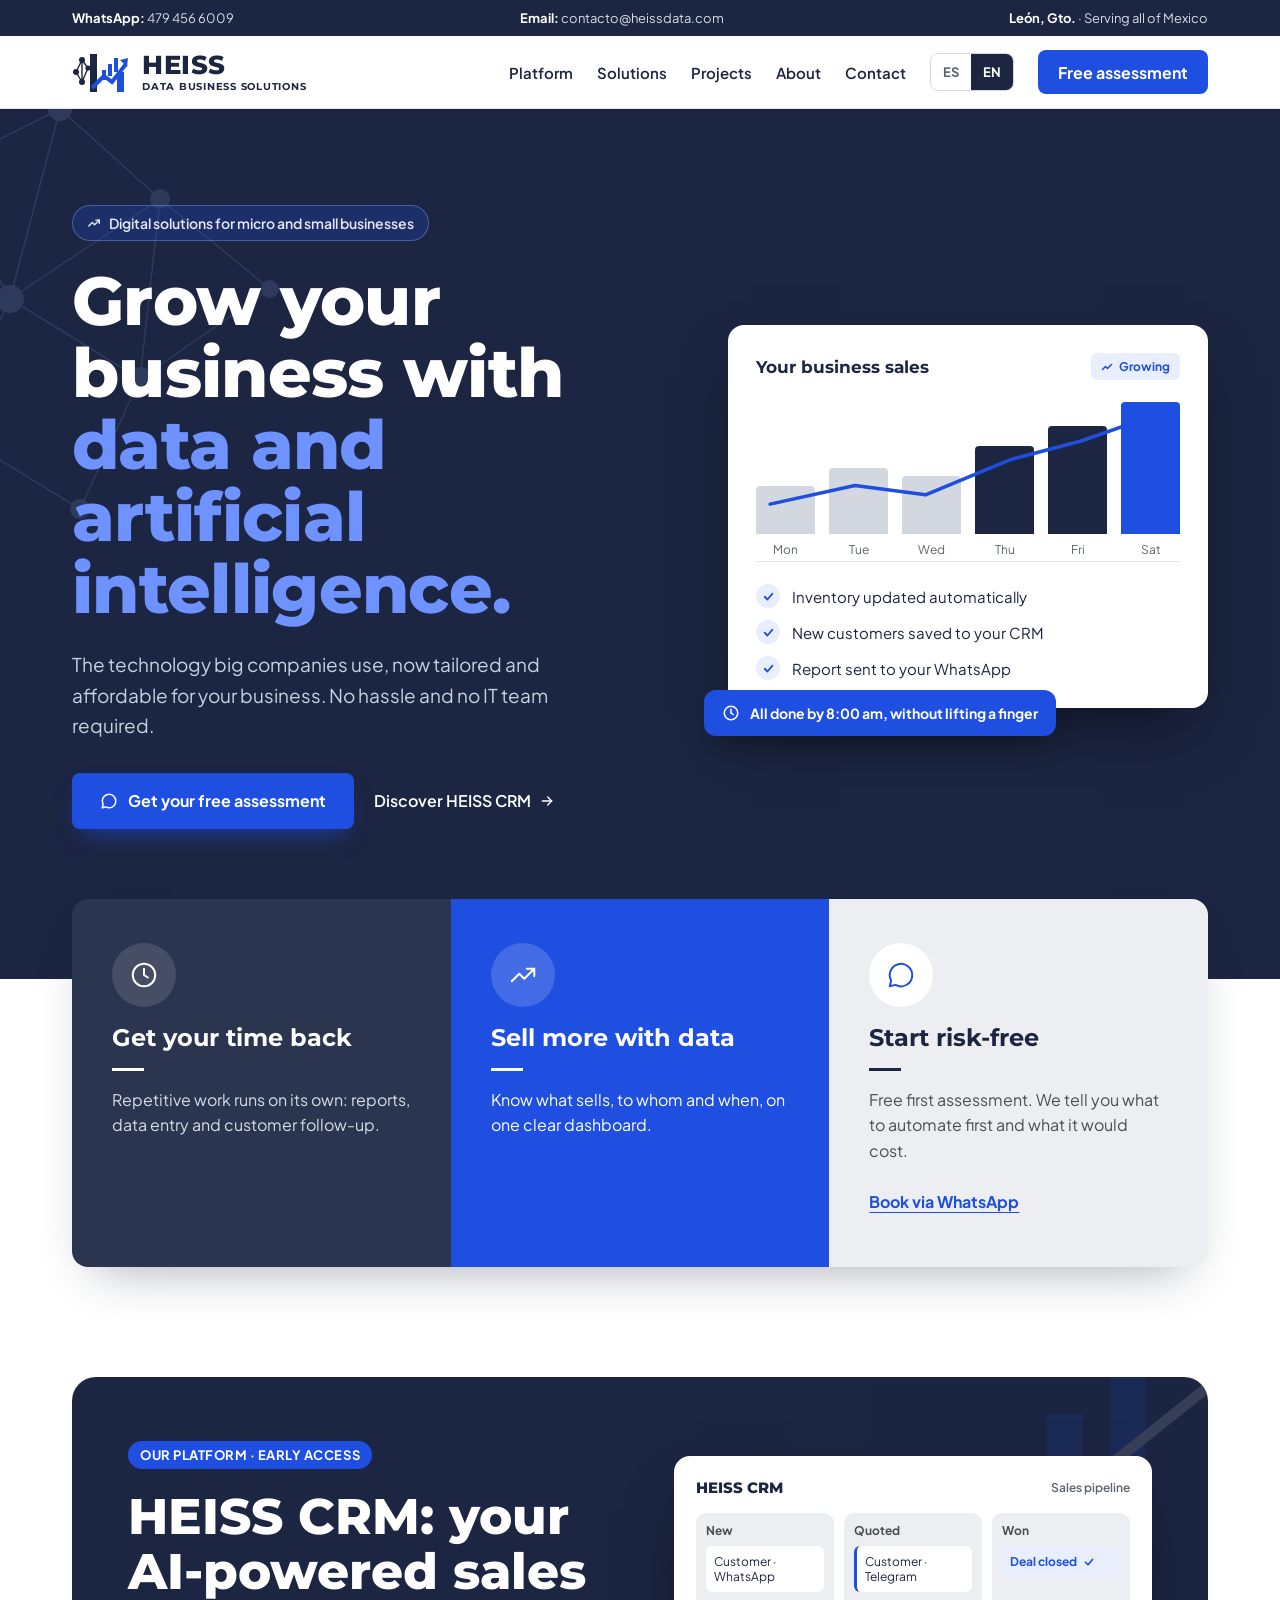
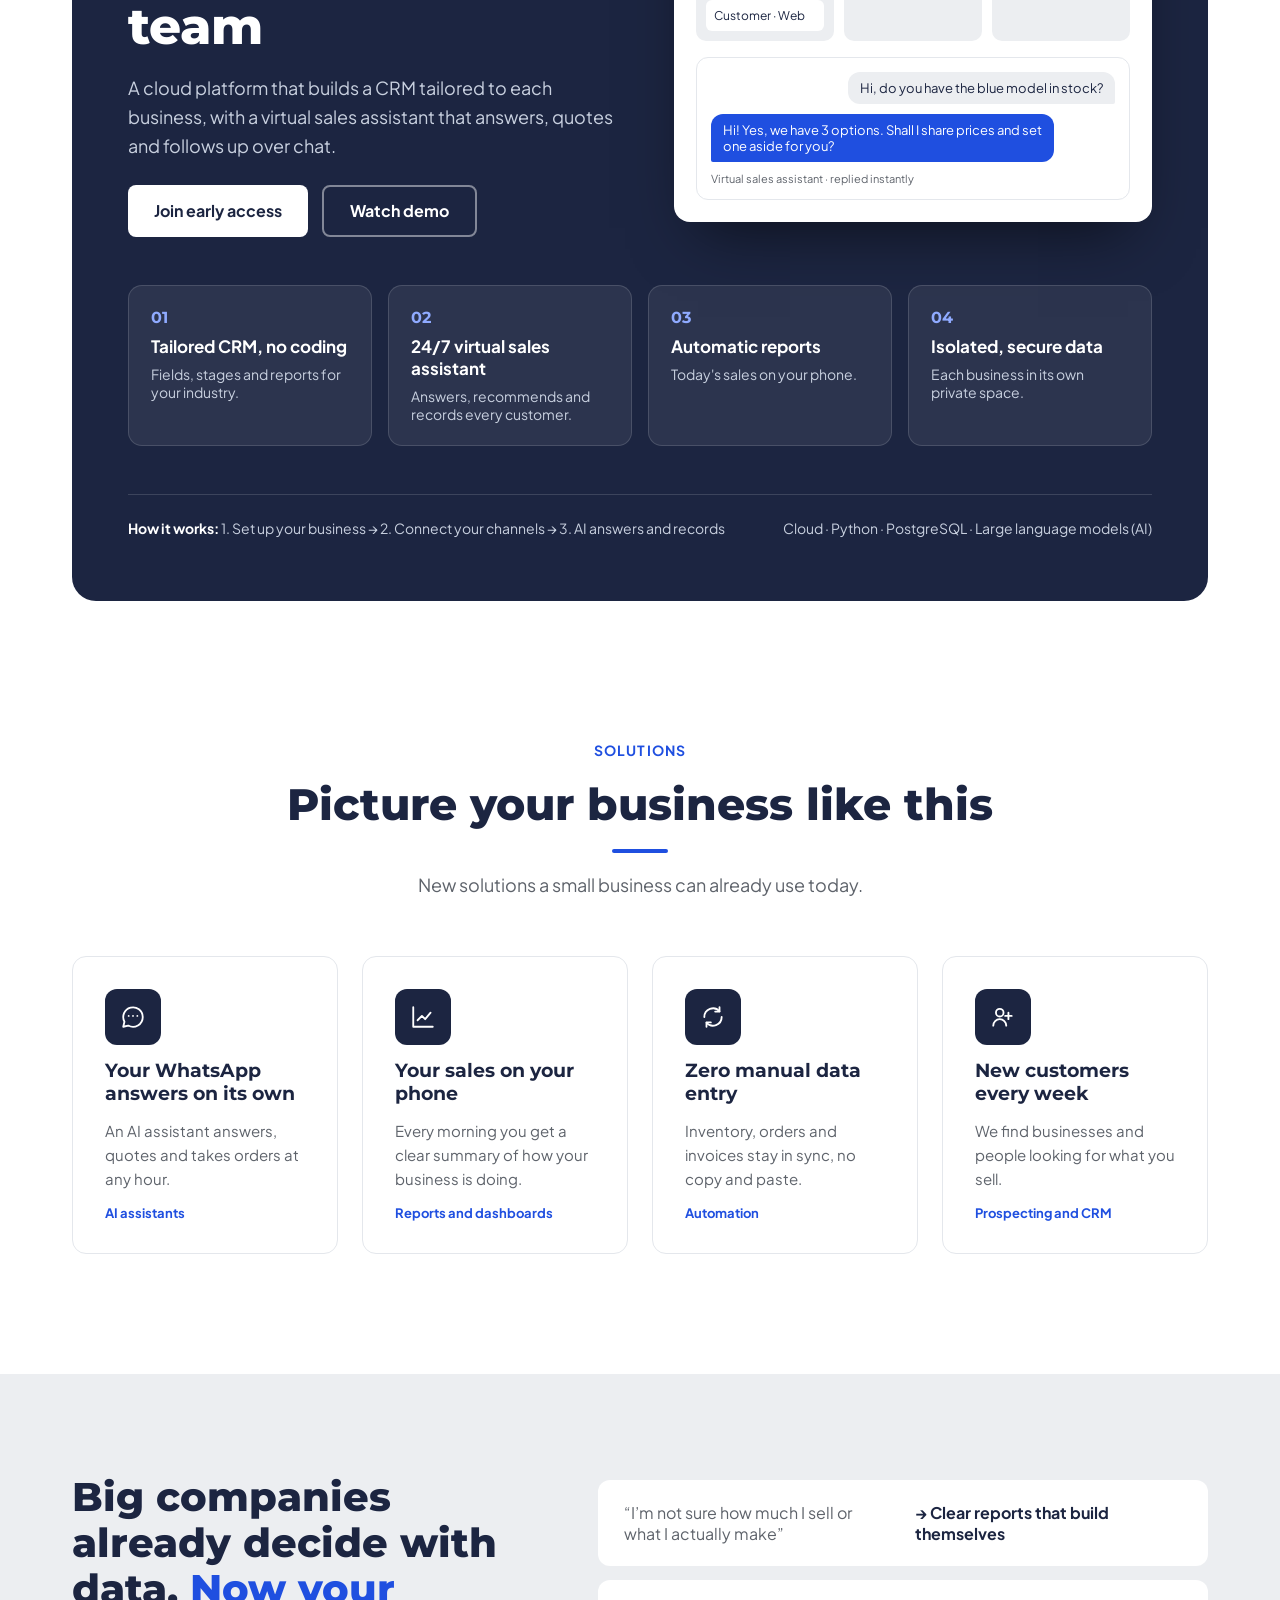
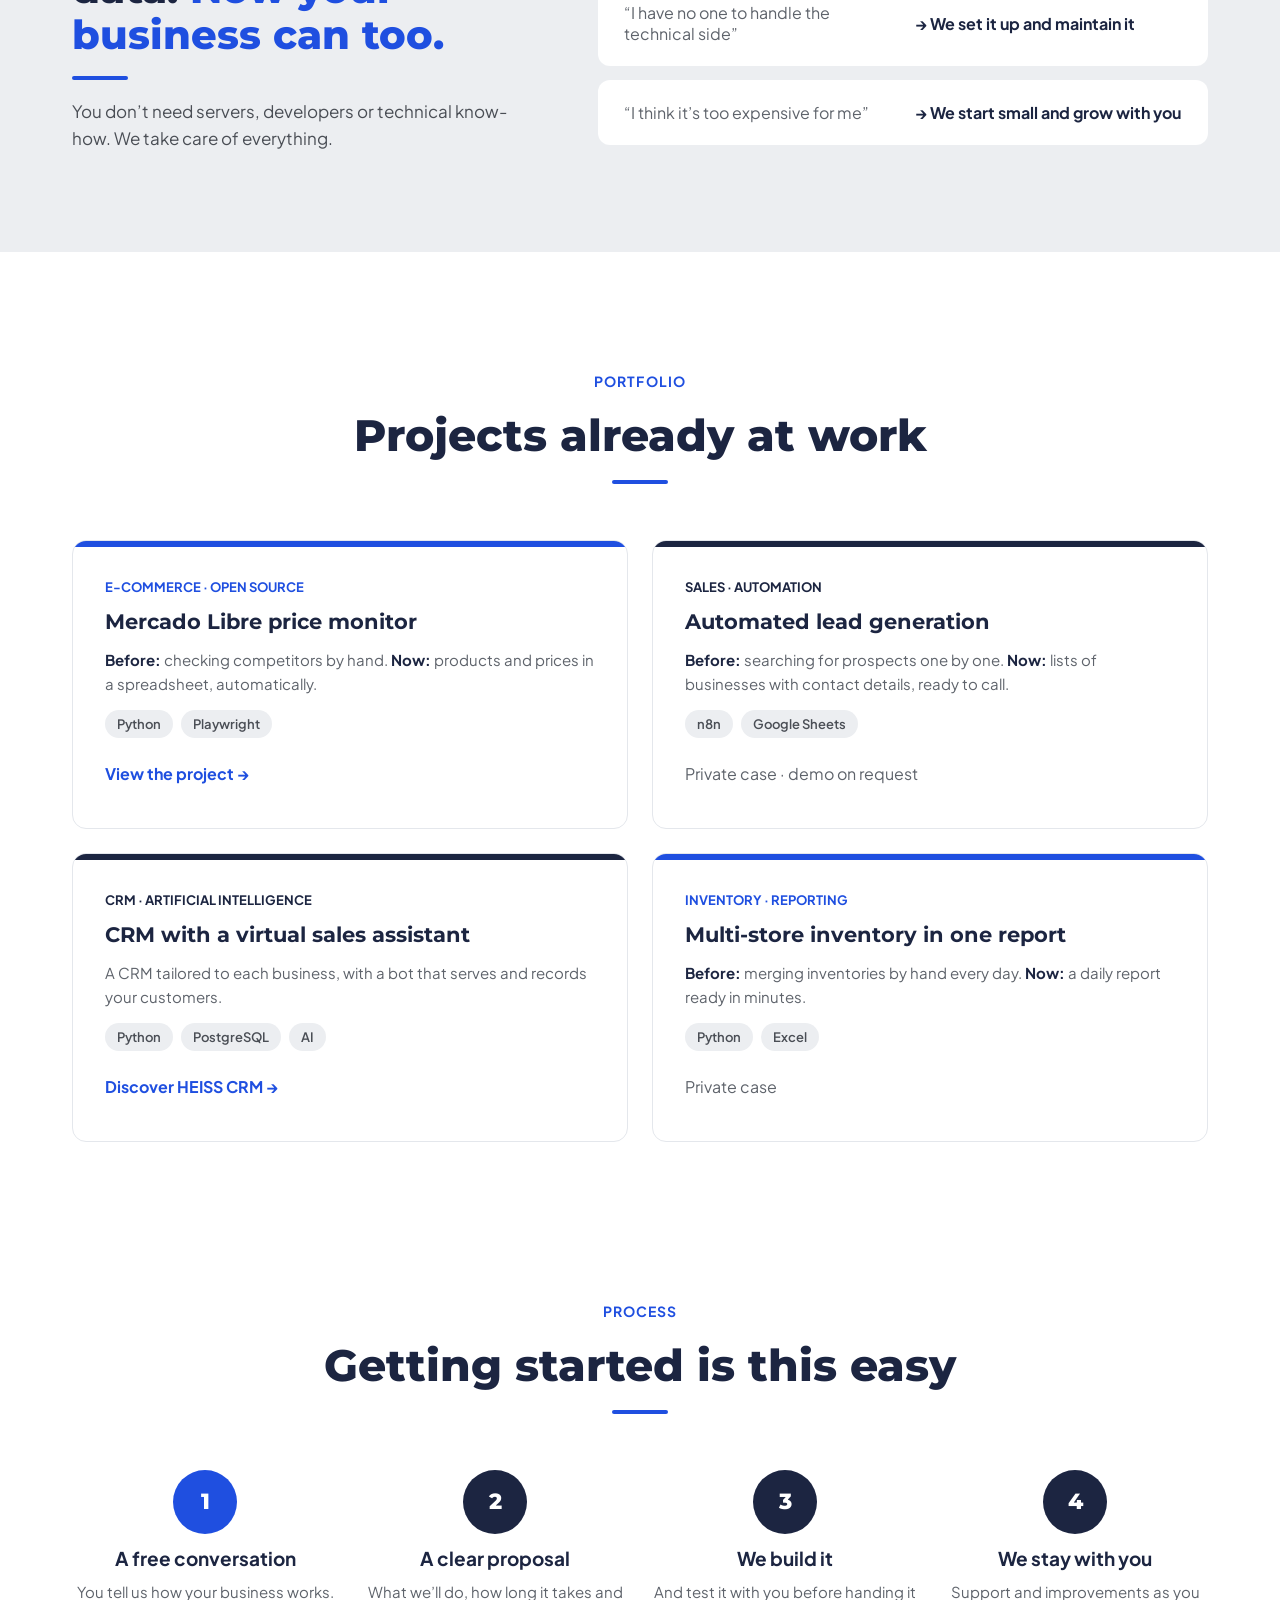
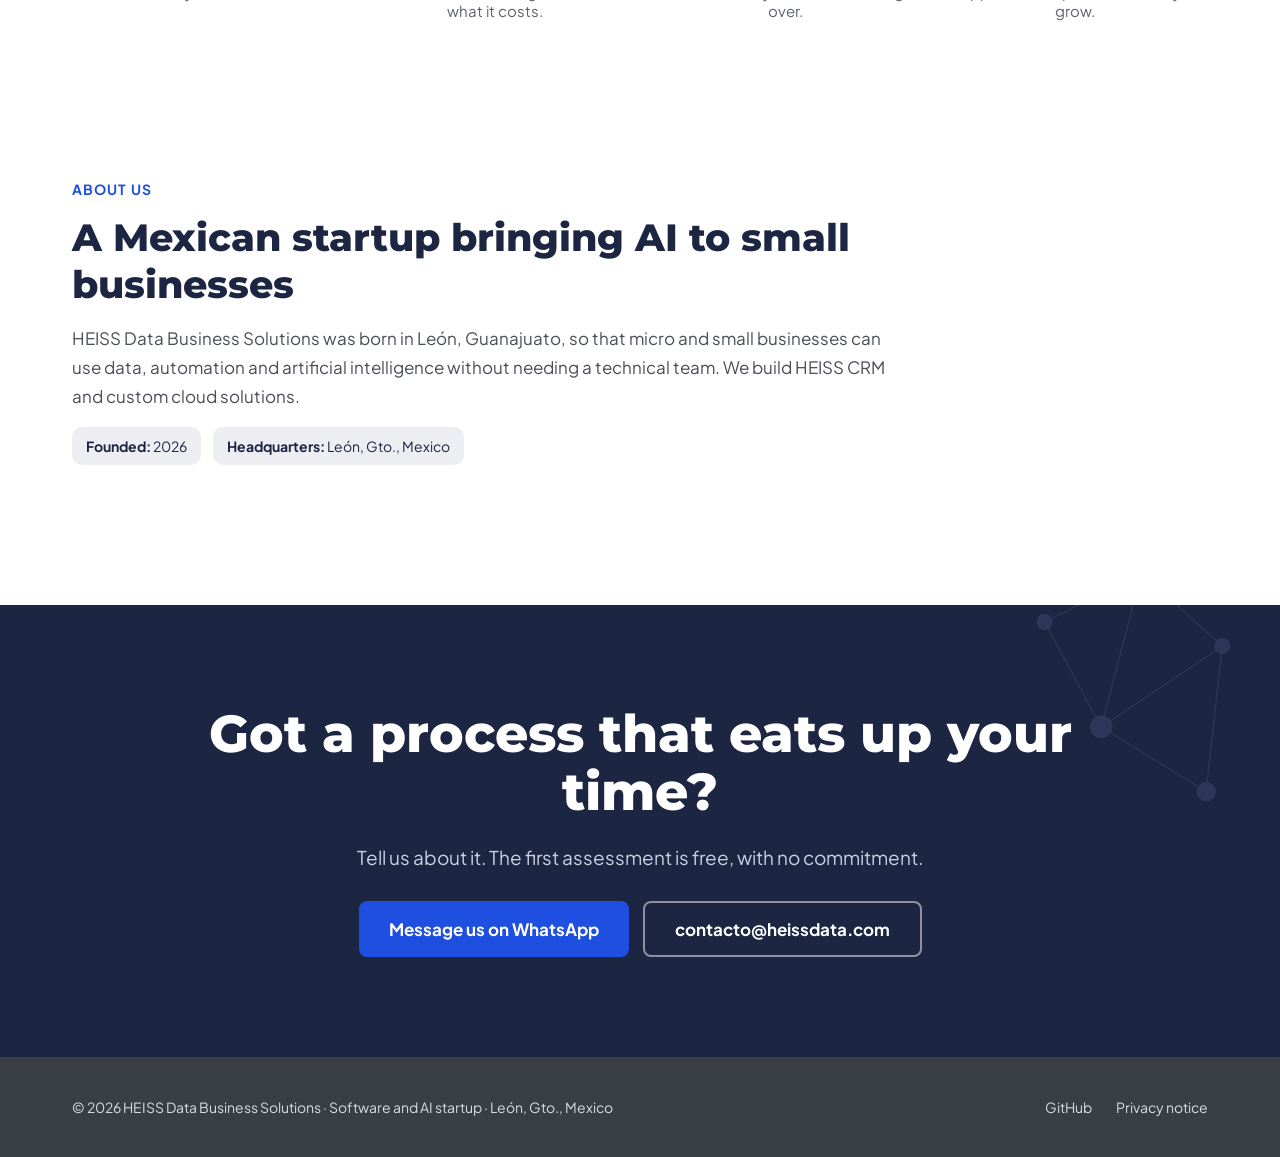
<file: index.html>
<!doctype html>
<html lang="es">
<head>
<meta charset="utf-8">
<meta name="viewport" content="width=device-width, initial-scale=1">
<title data-i18n="meta.title">HEISS Data Business Solutions — Datos e IA para micro y pequeñas empresas</title>
<meta name="description" data-i18n-attr="content:meta.description" content="Startup mexicana de software e inteligencia artificial. Construimos HEISS CRM, un CRM a la medida con vendedor virtual, y automatizaciones para micro y pequeñas empresas.">
<meta name="theme-color" content="#1C2541">
<link rel="canonical" href="https://heissdata.com/">
<link rel="alternate" hreflang="es" href="https://heissdata.com/">
<link rel="alternate" hreflang="en" href="https://heissdata.com/?lang=en">
<link rel="alternate" hreflang="x-default" href="https://heissdata.com/">
<meta property="og:type" content="website">
<meta property="og:site_name" content="HEISS Data Business Solutions">
<meta property="og:url" content="https://heissdata.com/">
<meta property="og:title" data-i18n-attr="content:meta.title" content="HEISS Data Business Solutions — Datos e IA para micro y pequeñas empresas">
<meta property="og:description" data-i18n-attr="content:meta.description" content="Startup mexicana de software e inteligencia artificial. Construimos HEISS CRM, un CRM a la medida con vendedor virtual, y automatizaciones para micro y pequeñas empresas.">
<meta property="og:image" content="https://heissdata.com/assets/og-image.png">
<meta property="og:image:width" content="1200">
<meta property="og:image:height" content="630">
<meta property="og:locale" content="es_MX">
<meta property="og:locale:alternate" content="en_US">
<meta name="twitter:card" content="summary_large_image">
<link rel="icon" href="assets/favicon.svg" type="image/svg+xml">
<link rel="icon" href="assets/favicon-32.png" sizes="32x32" type="image/png">
<link rel="apple-touch-icon" href="assets/apple-touch-icon.png">
<link rel="preconnect" href="https://fonts.googleapis.com">
<link rel="preconnect" href="https://fonts.gstatic.com" crossorigin>
<link href="https://fonts.googleapis.com/css2?family=Montserrat:wght@600;700;800&amp;family=Plus+Jakarta+Sans:wght@400;500;600;700&amp;display=swap" rel="stylesheet">
<link rel="stylesheet" href="css/styles.css">
<script>document.documentElement.classList.add('js');</script>
<script type="application/ld+json">
{
  "@context": "https://schema.org",
  "@type": "Organization",
  "name": "HEISS Data Business Solutions",
  "url": "https://heissdata.com/",
  "logo": "https://heissdata.com/assets/logo.png",
  "email": "contacto@heissdata.com",
  "telephone": "+52 479 456 6009",
  "foundingDate": "2026",
  "address": { "@type": "PostalAddress", "addressLocality": "León", "addressRegion": "Guanajuato", "addressCountry": "MX" },
  "sameAs": ["https://github.com/heissdteja-alt"]
}
</script>
</head>
<body>
<a class="skip-link" href="#main" data-i18n="a11y.skip">Saltar al contenido</a>

<!-- TOP BAR -->
<div class="topbar">
  <div class="wrap">
    <span><strong>WhatsApp:</strong> <a href="https://wa.me/524794566009">479 456 6009</a></span>
    <span><strong data-i18n="top.email">Correo:</strong> <a href="mailto:contacto@heissdata.com">contacto@heissdata.com</a></span>
    <span><strong>León, Gto.</strong> · <span data-i18n="top.coverage">Atención en todo México</span></span>
  </div>
</div>

<!-- NAV -->
<header class="site-header">
  <nav class="nav wrap" data-i18n-attr="aria-label:a11y.nav" aria-label="Principal">
    <a class="brand" href="#inicio" data-i18n-attr="aria-label:a11y.home" aria-label="HEISS Data Business Solutions, inicio">
      <!-- TODO: reemplazar por assets/logo.svg real cuando el usuario lo copie -->
      <svg aria-hidden="true" width="56" height="44" viewBox="0 0 56 44">
        <g stroke="#1C2541" stroke-width="1.4"><line x1="4" y1="22" x2="10" y2="10"/><line x1="10" y1="10" x2="16" y2="18"/><line x1="4" y1="22" x2="10" y2="32"/><line x1="10" y1="32" x2="16" y2="18"/><line x1="10" y1="10" x2="10" y2="32"/></g>
        <g fill="#1C2541"><circle cx="4" cy="22" r="3"/><circle cx="10" cy="10" r="3"/><circle cx="10" cy="32" r="3"/><circle cx="16" cy="18" r="2.6"/></g>
        <rect x="18" y="4" width="7" height="38" fill="#1C2541"/>
        <rect x="30" y="20" width="4" height="10" fill="#1F4FE0"/><rect x="36" y="14" width="4" height="12" fill="#1F4FE0"/><rect x="42" y="8" width="4" height="14" fill="#1F4FE0"/>
        <rect x="45" y="22" width="7" height="20" fill="#1F4FE0"/>
        <polyline points="20,38 32,26 40,32 54,14" fill="none" stroke="#1F4FE0" stroke-width="4" stroke-linejoin="miter"/>
        <polygon points="48,10 56,8 55,17" fill="#1F4FE0"/>
      </svg>
      <span class="brand-text">
        <span class="brand-name">HEISS</span>
        <span class="brand-sub">DATA BUSINESS SOLUTIONS</span>
      </span>
    </a>
    <div class="nav-right">
      <div class="lang-switch" role="group" data-i18n-attr="aria-label:a11y.lang" aria-label="Idioma">
        <button type="button" data-lang="es" aria-pressed="true" lang="es"><span aria-hidden="true">ES</span><span class="visually-hidden">Español</span></button>
        <button type="button" data-lang="en" aria-pressed="false" lang="en"><span aria-hidden="true">EN</span><span class="visually-hidden">English</span></button>
      </div>
      <a class="btn btn-primary btn-sm nav-cta" href="https://wa.me/524794566009" data-i18n="nav.cta">Diagnóstico gratis</a>
      <button type="button" class="menu-toggle" aria-expanded="false" aria-controls="nav-links" data-i18n-attr="aria-label:a11y.menu" aria-label="Abrir menú">
        <svg aria-hidden="true" width="22" height="22" viewBox="0 0 24 24" fill="none" stroke="currentColor" stroke-width="2" stroke-linecap="round"><path d="M4 7h16M4 12h16M4 17h16"/></svg>
      </button>
    </div>
    <div class="nav-links" id="nav-links">
      <a href="#producto" data-i18n="nav.platform">Plataforma</a>
      <a href="#soluciones" data-i18n="nav.solutions">Soluciones</a>
      <a href="#proyectos" data-i18n="nav.projects">Proyectos</a>
      <a href="#nosotros" data-i18n="nav.about">Nosotros</a>
      <a href="#contacto" data-i18n="nav.contact">Contacto</a>
      <a class="btn btn-primary btn-sm nav-cta-mobile" href="https://wa.me/524794566009" data-i18n="nav.cta">Diagnóstico gratis</a>
    </div>
  </nav>
</header>

<main id="main">
<!-- HERO -->
<section id="inicio" class="hero">
  <svg class="hero-nodes" aria-hidden="true" width="520" height="520" viewBox="0 0 520 520">
    <g stroke="#8FA8E8" stroke-width="1.5" fill="none"><line x1="80" y1="120" x2="200" y2="60"/><line x1="200" y1="60" x2="300" y2="150"/><line x1="80" y1="120" x2="150" y2="250"/><line x1="150" y1="250" x2="300" y2="150"/><line x1="150" y1="250" x2="90" y2="380"/><line x1="150" y1="250" x2="280" y2="330"/><line x1="300" y1="150" x2="280" y2="330"/><line x1="90" y1="380" x2="220" y2="460"/><line x1="280" y1="330" x2="220" y2="460"/><line x1="200" y1="60" x2="150" y2="250"/><line x1="300" y1="150" x2="410" y2="240"/><line x1="280" y1="330" x2="410" y2="240"/></g>
    <g fill="#8FA8E8"><circle cx="80" cy="120" r="10"/><circle cx="200" cy="60" r="12"/><circle cx="300" cy="150" r="10"/><circle cx="150" cy="250" r="14"/><circle cx="90" cy="380" r="10"/><circle cx="280" cy="330" r="12"/><circle cx="220" cy="460" r="10"/><circle cx="410" cy="240" r="9"/></g>
  </svg>
  <div class="hero-inner wrap">
    <div class="hero-copy reveal">
      <span class="pill">
        <svg aria-hidden="true" width="14" height="14" viewBox="0 0 24 24" fill="none" stroke="currentColor" stroke-width="2.4" stroke-linecap="round" stroke-linejoin="round"><polyline points="3 17 9 11 13 15 21 7"/><polyline points="15 7 21 7 21 13"/></svg>
        <span data-i18n="hero.pill">Soluciones digitales para micro y pequeñas empresas</span>
      </span>
      <h1 data-i18n-html="hero.title">Haz crecer tu negocio con <span class="accent">datos e inteligencia artificial.</span></h1>
      <p class="hero-lead" data-i18n="hero.lead">La tecnología que usan las grandes empresas, ahora a la medida y al alcance de tu negocio. Sin complicaciones y sin equipo de sistemas.</p>
      <div class="hero-actions">
        <a class="btn btn-primary btn-lg btn-hero" href="https://wa.me/524794566009">
          <svg aria-hidden="true" width="18" height="18" viewBox="0 0 24 24" fill="none" stroke="currentColor" stroke-width="2" stroke-linecap="round" stroke-linejoin="round"><path d="M21 12a9 9 0 0 1-13.4 7.9L3 21l1.1-4.6A9 9 0 1 1 21 12z"/></svg>
          <span data-i18n="hero.cta">Pide tu diagnóstico gratis</span>
        </a>
        <a class="link-arrow" href="#producto">
          <span data-i18n="hero.crm">Conoce HEISS CRM</span>
          <svg aria-hidden="true" width="16" height="16" viewBox="0 0 24 24" fill="none" stroke="currentColor" stroke-width="2" stroke-linecap="round"><path d="M5 12h14"/><path d="m13 6 6 6-6 6"/></svg>
        </a>
      </div>
    </div>

    <!-- Dashboard mock -->
    <div class="dash-wrap reveal" role="img" data-i18n-attr="aria-label:hero.dashAlt" aria-label="Ejemplo de tablero de un negocio con ventas en crecimiento y tareas automáticas">
      <div class="dash" aria-hidden="true">
        <div class="dash-head">
          <span class="dash-title" data-i18n="dash.title">Ventas de tu negocio</span>
          <span class="badge-up">
            <svg width="12" height="12" viewBox="0 0 24 24" fill="none" stroke="currentColor" stroke-width="3" stroke-linecap="round" stroke-linejoin="round"><polyline points="3 17 9 11 13 15 21 7"/></svg>
            <span data-i18n="dash.badge">En crecimiento</span>
          </span>
        </div>
        <div class="bars">
          <div class="bar b1"><i style="height:48px"></i><span data-i18n="dash.d1">Lun</span></div>
          <div class="bar b2"><i style="height:66px"></i><span data-i18n="dash.d2">Mar</span></div>
          <div class="bar b3"><i style="height:58px"></i><span data-i18n="dash.d3">Mié</span></div>
          <div class="bar b4"><i style="height:88px"></i><span data-i18n="dash.d4">Jue</span></div>
          <div class="bar b5"><i style="height:108px"></i><span data-i18n="dash.d5">Vie</span></div>
          <div class="bar b6"><i style="height:132px"></i><span data-i18n="dash.d6">Sáb</span></div>
          <svg class="bars-line" viewBox="0 0 300 140" preserveAspectRatio="none"><polyline points="10,110 70,90 120,100 180,62 230,42 290,10" fill="none" stroke="#1F4FE0" stroke-width="3.5" stroke-linejoin="round" stroke-linecap="round" vector-effect="non-scaling-stroke"/></svg>
        </div>
        <ul class="checklist">
          <li><span class="check"><svg width="13" height="13" viewBox="0 0 24 24" fill="none" stroke="currentColor" stroke-width="3.4" stroke-linecap="round" stroke-linejoin="round"><polyline points="5 12.5 10 17.5 19 7"/></svg></span><span data-i18n="dash.c1">Inventario actualizado solo</span></li>
          <li><span class="check"><svg width="13" height="13" viewBox="0 0 24 24" fill="none" stroke="currentColor" stroke-width="3.4" stroke-linecap="round" stroke-linejoin="round"><polyline points="5 12.5 10 17.5 19 7"/></svg></span><span data-i18n="dash.c2">Clientes nuevos guardados en tu CRM</span></li>
          <li><span class="check"><svg width="13" height="13" viewBox="0 0 24 24" fill="none" stroke="currentColor" stroke-width="3.4" stroke-linecap="round" stroke-linejoin="round"><polyline points="5 12.5 10 17.5 19 7"/></svg></span><span data-i18n="dash.c3">Reporte enviado a tu WhatsApp</span></li>
        </ul>
      </div>
      <div class="float-badge" aria-hidden="true">
        <svg width="18" height="18" viewBox="0 0 24 24" fill="none" stroke="currentColor" stroke-width="2" stroke-linecap="round"><circle cx="12" cy="12" r="9"/><path d="M12 7v5l3 2"/></svg>
        <span data-i18n="dash.float">Todo listo a las 8:00 am, sin mover un dedo</span>
      </div>
    </div>
  </div>
</section>

<!-- THREE TILES -->
<section class="tiles-section wrap" data-i18n-attr="aria-label:a11y.benefits" aria-label="Beneficios">
  <div class="tiles reveal">
    <div class="tile tile-1">
      <span class="tile-icon"><svg aria-hidden="true" width="30" height="30" viewBox="0 0 24 24" fill="none" stroke="#FFFFFF" stroke-width="1.6" stroke-linecap="round" stroke-linejoin="round"><circle cx="12" cy="12" r="9"/><path d="M12 7v5l3 2"/></svg></span>
      <h2 data-i18n="tiles.t1">Recupera tu tiempo</h2>
      <span class="tile-rule" aria-hidden="true"></span>
      <p data-i18n="tiles.p1">Lo repetitivo se hace solo: reportes, capturas y seguimiento a clientes.</p>
    </div>
    <div class="tile tile-2">
      <span class="tile-icon"><svg aria-hidden="true" width="30" height="30" viewBox="0 0 24 24" fill="none" stroke="#FFFFFF" stroke-width="1.6" stroke-linecap="round" stroke-linejoin="round"><polyline points="3 17 9 11 13 15 21 7"/><polyline points="15 7 21 7 21 13"/></svg></span>
      <h2 data-i18n="tiles.t2">Vende más con datos</h2>
      <span class="tile-rule" aria-hidden="true"></span>
      <p data-i18n="tiles.p2">Sabe qué se vende, a quién y cuándo, en un tablero claro.</p>
    </div>
    <div class="tile tile-3">
      <span class="tile-icon"><svg aria-hidden="true" width="30" height="30" viewBox="0 0 24 24" fill="none" stroke="#1F4FE0" stroke-width="1.6" stroke-linecap="round" stroke-linejoin="round"><path d="M21 12a9 9 0 0 1-13.4 7.9L3 21l1.1-4.6A9 9 0 1 1 21 12z"/></svg></span>
      <h2 data-i18n="tiles.t3">Empieza sin riesgo</h2>
      <span class="tile-rule" aria-hidden="true"></span>
      <p data-i18n="tiles.p3">Primer diagnóstico gratis. Te decimos qué automatizar primero y cuánto te costaría.</p>
      <a class="tile-link" href="https://wa.me/524794566009" data-i18n="tiles.link">Agendar por WhatsApp</a>
    </div>
  </div>
</section>

<!-- PLATAFORMA / PRODUCTO -->
<section id="producto" class="product wrap" aria-labelledby="producto-title">
  <div class="product-card reveal">
    <svg class="product-bars" aria-hidden="true" width="380" height="260" viewBox="0 0 360 240">
      <g fill="#1F4FE0"><rect x="40" y="150" width="34" height="90"/><rect x="100" y="110" width="34" height="130"/><rect x="160" y="70" width="34" height="170"/><rect x="220" y="30" width="34" height="210"/></g>
      <polyline points="10,200 120,120 180,150 330,30" fill="none" stroke="#FFFFFF" stroke-width="10"/>
    </svg>
    <div class="product-top">
      <div class="product-copy">
        <span class="tag-blue" data-i18n="product.tag">NUESTRA PLATAFORMA · ACCESO ANTICIPADO</span>
        <h2 id="producto-title" data-i18n="product.title">HEISS CRM: tu equipo de ventas con inteligencia artificial</h2>
        <p class="product-lead" data-i18n="product.lead">Una plataforma en la nube que crea un CRM a la medida de cada negocio, con un vendedor virtual que atiende, cotiza y da seguimiento por chat.</p>
        <div class="product-actions">
          <a class="btn btn-white" href="https://wa.me/524794566009?text=Quiero%20unirme%20al%20acceso%20anticipado%20de%20HEISS%20CRM" data-i18n-attr="href:product.earlyHref" data-i18n="product.early">Unirme al acceso anticipado</a>
          <!-- TODO: enlace de "Ver demo" (video o demo en vivo). Mientras tanto se pide por WhatsApp. -->
          <a class="btn btn-ghost" href="https://wa.me/524794566009?text=Quiero%20ver%20una%20demo%20de%20HEISS%20CRM" data-i18n-attr="href:product.demoHref" data-i18n="product.demo">Ver demo</a>
        </div>
      </div>

      <!-- CRM mock -->
      <div class="crm" role="img" data-i18n-attr="aria-label:product.mockAlt" aria-label="Vista de ejemplo de HEISS CRM con etapas de venta y un chat atendido por el vendedor virtual">
        <div class="crm-head" aria-hidden="true"><strong>HEISS CRM</strong><span data-i18n="crm.funnel">Embudo de ventas</span></div>
        <div class="kanban" aria-hidden="true">
          <div class="col"><span class="col-title" data-i18n="crm.new">Nuevo</span><span class="card-item" data-i18n="crm.c1">Cliente · WhatsApp</span><span class="card-item" data-i18n="crm.c2">Cliente · Web</span></div>
          <div class="col"><span class="col-title" data-i18n="crm.quoted">Cotizado</span><span class="card-item hl" data-i18n="crm.c3">Cliente · Telegram</span></div>
          <div class="col"><span class="col-title" data-i18n="crm.won">Ganado</span><span class="card-item won"><span data-i18n="crm.c4">Venta cerrada</span><svg width="12" height="12" viewBox="0 0 24 24" fill="none" stroke="currentColor" stroke-width="3.4" stroke-linecap="round" stroke-linejoin="round"><polyline points="5 12.5 10 17.5 19 7"/></svg></span></div>
        </div>
        <div class="chat" aria-hidden="true">
          <span class="msg-in" data-i18n="crm.m1">Hola, ¿tienen disponible el modelo azul?</span>
          <span class="msg-out" data-i18n="crm.m2">¡Hola! Sí, tenemos 3 opciones. ¿Te comparto precios y te aparto uno?</span>
          <span class="msg-meta" data-i18n="crm.meta">Vendedor virtual · respondió al instante</span>
        </div>
      </div>
    </div>

    <ul class="features">
      <li><strong>01</strong><span class="f-title" data-i18n="feat.t1">CRM a la medida, sin programar</span><span class="f-text" data-i18n="feat.p1">Campos, etapas y reportes según tu giro.</span></li>
      <li><strong>02</strong><span class="f-title" data-i18n="feat.t2">Vendedor virtual 24/7</span><span class="f-text" data-i18n="feat.p2">Atiende, recomienda y registra a cada cliente.</span></li>
      <li><strong>03</strong><span class="f-title" data-i18n="feat.t3">Reportes automáticos</span><span class="f-text" data-i18n="feat.p3">Tus ventas del día en tu celular.</span></li>
      <li><strong>04</strong><span class="f-title" data-i18n="feat.t4">Datos aislados y seguros</span><span class="f-text" data-i18n="feat.p4">Cada negocio con su espacio privado.</span></li>
    </ul>

    <div class="product-foot">
      <span data-i18n-html="product.how"><strong>Cómo funciona:</strong> 1. Configura tu negocio → 2. Conecta tus canales → 3. La IA atiende y registra</span>
      <span data-i18n="product.stack">Nube · Python · PostgreSQL · Modelos de lenguaje (IA)</span>
    </div>
  </div>
</section>

<!-- SOLUCIONES -->
<section id="soluciones" class="section wrap" aria-labelledby="soluciones-title">
  <div class="section-head reveal">
    <span class="eyebrow" data-i18n="sol.eyebrow">Soluciones</span>
    <h2 id="soluciones-title" data-i18n="sol.title">Imagina tu negocio así</h2>
    <span class="rule" aria-hidden="true"></span>
    <p data-i18n="sol.lead">Soluciones nuevas que un negocio pequeño ya puede usar hoy.</p>
  </div>
  <div class="grid-4">
    <article class="sol reveal">
      <span class="sol-icon"><svg aria-hidden="true" width="26" height="26" viewBox="0 0 24 24" fill="none" stroke="#FFFFFF" stroke-width="1.7" stroke-linecap="round" stroke-linejoin="round"><path d="M21 12a9 9 0 0 1-13.4 7.9L3 21l1.1-4.6A9 9 0 1 1 21 12z"/><path d="M8 11h.01"/><path d="M12 11h.01"/><path d="M16 11h.01"/></svg></span>
      <h3 data-i18n="sol.t1">Tu WhatsApp responde solo</h3>
      <p data-i18n="sol.p1">Un asistente con IA atiende, cotiza y toma pedidos a cualquier hora.</p>
      <span class="sol-tag" data-i18n="sol.k1">Asistentes con IA</span>
    </article>
    <article class="sol reveal">
      <span class="sol-icon"><svg aria-hidden="true" width="26" height="26" viewBox="0 0 24 24" fill="none" stroke="#FFFFFF" stroke-width="1.7" stroke-linecap="round" stroke-linejoin="round"><path d="M3 3v18h18"/><polyline points="7 15 11 11 14 14 19 8"/></svg></span>
      <h3 data-i18n="sol.t2">Tus ventas en el celular</h3>
      <p data-i18n="sol.p2">Cada mañana recibes un resumen claro de cómo va tu negocio.</p>
      <span class="sol-tag" data-i18n="sol.k2">Reportes y tableros</span>
    </article>
    <article class="sol reveal">
      <span class="sol-icon"><svg aria-hidden="true" width="26" height="26" viewBox="0 0 24 24" fill="none" stroke="#FFFFFF" stroke-width="1.7" stroke-linecap="round" stroke-linejoin="round"><path d="M4 12a8 8 0 0 1 14-5.3"/><path d="M18 3v4h-4"/><path d="M20 12a8 8 0 0 1-14 5.3"/><path d="M6 21v-4h4"/></svg></span>
      <h3 data-i18n="sol.t3">Cero capturas a mano</h3>
      <p data-i18n="sol.p3">Inventario, pedidos y facturas se actualizan entre sí, sin copiar y pegar.</p>
      <span class="sol-tag" data-i18n="sol.k3">Automatización</span>
    </article>
    <article class="sol reveal">
      <span class="sol-icon"><svg aria-hidden="true" width="26" height="26" viewBox="0 0 24 24" fill="none" stroke="#FFFFFF" stroke-width="1.7" stroke-linecap="round" stroke-linejoin="round"><circle cx="9" cy="8" r="3.5"/><path d="M3 20c0-3.3 2.7-6 6-6s6 2.7 6 6"/><path d="M17 8v6"/><path d="M14 11h6"/></svg></span>
      <h3 data-i18n="sol.t4">Clientes nuevos cada semana</h3>
      <p data-i18n="sol.p4">Encontramos negocios y personas que buscan lo que vendes.</p>
      <span class="sol-tag" data-i18n="sol.k4">Prospección y CRM</span>
    </article>
  </div>
</section>

<!-- POR QUÉ (franja gris) -->
<section class="band" aria-labelledby="band-title">
  <div class="band-inner wrap">
    <div class="band-copy reveal">
      <h2 id="band-title" data-i18n-html="band.title">Las grandes empresas ya deciden con datos. <span class="accent">Ahora tu negocio también.</span></h2>
      <span class="rule" aria-hidden="true"></span>
      <p data-i18n="band.lead">No necesitas servidores, programadores ni conocimientos técnicos. Nosotros nos encargamos de todo.</p>
    </div>
    <ul class="objections reveal">
      <li><span class="q" data-i18n="band.q1">“No sé bien cuánto vendo ni qué me deja”</span><span class="a" data-i18n="band.a1">→ Reportes claros que se hacen solos</span></li>
      <li><span class="q" data-i18n="band.q2">“No tengo quién vea la parte técnica”</span><span class="a" data-i18n="band.a2">→ Lo configuramos y mantenemos</span></li>
      <li><span class="q" data-i18n="band.q3">“Creo que es muy caro para mí”</span><span class="a" data-i18n="band.a3">→ Empezamos pequeño y crece contigo</span></li>
    </ul>
  </div>
</section>

<!-- PROYECTOS -->
<section id="proyectos" class="section wrap" aria-labelledby="proyectos-title">
  <div class="section-head reveal">
    <span class="eyebrow" data-i18n="proj.eyebrow">Portafolio</span>
    <h2 id="proyectos-title" data-i18n="proj.title">Proyectos que ya funcionan</h2>
    <span class="rule" aria-hidden="true"></span>
  </div>
  <div class="projects" id="projects-list">
    <noscript><p>Consulta los proyectos en <a href="https://github.com/heissdteja-alt">GitHub</a>.</p></noscript>
  </div>
</section>

<!-- PROCESO -->
<section id="como" class="section wrap" aria-labelledby="como-title">
  <div class="section-head reveal">
    <span class="eyebrow" data-i18n="steps.eyebrow">Proceso</span>
    <h2 id="como-title" data-i18n="steps.title">Así de fácil empezamos</h2>
    <span class="rule" aria-hidden="true"></span>
  </div>
  <ol class="steps reveal">
    <li><span class="step-num" aria-hidden="true">1</span><span class="step-title" data-i18n="steps.t1">Platicamos gratis</span><span class="step-text" data-i18n="steps.p1">Nos cuentas cómo funciona tu negocio.</span></li>
    <li><span class="step-num" aria-hidden="true">2</span><span class="step-title" data-i18n="steps.t2">Propuesta clara</span><span class="step-text" data-i18n="steps.p2">Qué hacemos, en cuánto tiempo y a qué precio.</span></li>
    <li><span class="step-num" aria-hidden="true">3</span><span class="step-title" data-i18n="steps.t3">Lo construimos</span><span class="step-text" data-i18n="steps.p3">Y lo probamos contigo antes de entregarlo.</span></li>
    <li><span class="step-num" aria-hidden="true">4</span><span class="step-title" data-i18n="steps.t4">Te acompañamos</span><span class="step-text" data-i18n="steps.p4">Soporte y mejoras conforme creces.</span></li>
  </ol>
</section>

<!-- NOSOTROS -->
<section id="nosotros" class="about wrap" aria-labelledby="nosotros-title">
  <div class="about-body reveal">
    <span class="eyebrow" data-i18n="about.eyebrow">Nosotros</span>
    <h2 id="nosotros-title" data-i18n="about.title">Una startup mexicana que lleva la IA a los negocios pequeños</h2>
    <p class="about-text" data-i18n="about.text">HEISS Data Business Solutions nace en León, Guanajuato, para que micro y pequeñas empresas usen datos, automatización e inteligencia artificial sin necesitar un equipo técnico. Desarrollamos HEISS CRM y soluciones a la medida sobre la nube.</p>
    <ul class="facts">
      <li data-i18n-html="about.founded"><strong>Fundada:</strong> 2026</li>
      <li data-i18n-html="about.hq"><strong>Sede:</strong> León, Gto., México</li>
    </ul>
  </div>
</section>

<!-- CTA -->
<section id="contacto" class="cta" aria-labelledby="cta-title">
  <svg class="cta-nodes" aria-hidden="true" width="420" height="420" viewBox="0 0 520 520">
    <g stroke="#8FA8E8" stroke-width="1.5" fill="none"><line x1="80" y1="120" x2="200" y2="60"/><line x1="200" y1="60" x2="300" y2="150"/><line x1="80" y1="120" x2="150" y2="250"/><line x1="150" y1="250" x2="300" y2="150"/><line x1="150" y1="250" x2="280" y2="330"/><line x1="300" y1="150" x2="280" y2="330"/><line x1="200" y1="60" x2="150" y2="250"/></g>
    <g fill="#8FA8E8"><circle cx="80" cy="120" r="10"/><circle cx="200" cy="60" r="12"/><circle cx="300" cy="150" r="10"/><circle cx="150" cy="250" r="14"/><circle cx="280" cy="330" r="12"/></g>
  </svg>
  <div class="cta-inner reveal">
    <h2 id="cta-title" data-i18n="cta.title">¿Tienes un proceso que te quita tiempo?</h2>
    <p data-i18n="cta.lead">Cuéntanos. El primer diagnóstico es gratis y sin compromiso.</p>
    <div class="cta-actions">
      <a class="btn btn-primary" href="https://wa.me/524794566009" data-i18n="cta.wa">Escríbenos por WhatsApp</a>
      <a class="btn btn-outline" href="mailto:contacto@heissdata.com">contacto@heissdata.com</a>
    </div>
  </div>
</section>
</main>

<footer class="site-footer">
  <div class="wrap">
    <span data-i18n="footer.copy">© 2026 HEISS Data Business Solutions · Startup de software e IA · León, Gto., México</span>
    <nav class="footer-links" data-i18n-attr="aria-label:a11y.footer" aria-label="Enlaces del pie">
      <a href="https://github.com/heissdteja-alt" rel="noopener">GitHub</a>
      <a href="#" data-todo="upwork">Upwork</a>
      <a href="#" data-todo="linkedin">LinkedIn</a>
      <a href="aviso-de-privacidad.html" data-i18n="footer.privacy">Aviso de privacidad</a>
    </nav>
  </div>
</footer>

<script src="js/projects.js"></script>
<script src="js/main.js"></script>
</body>
</html>
</file>
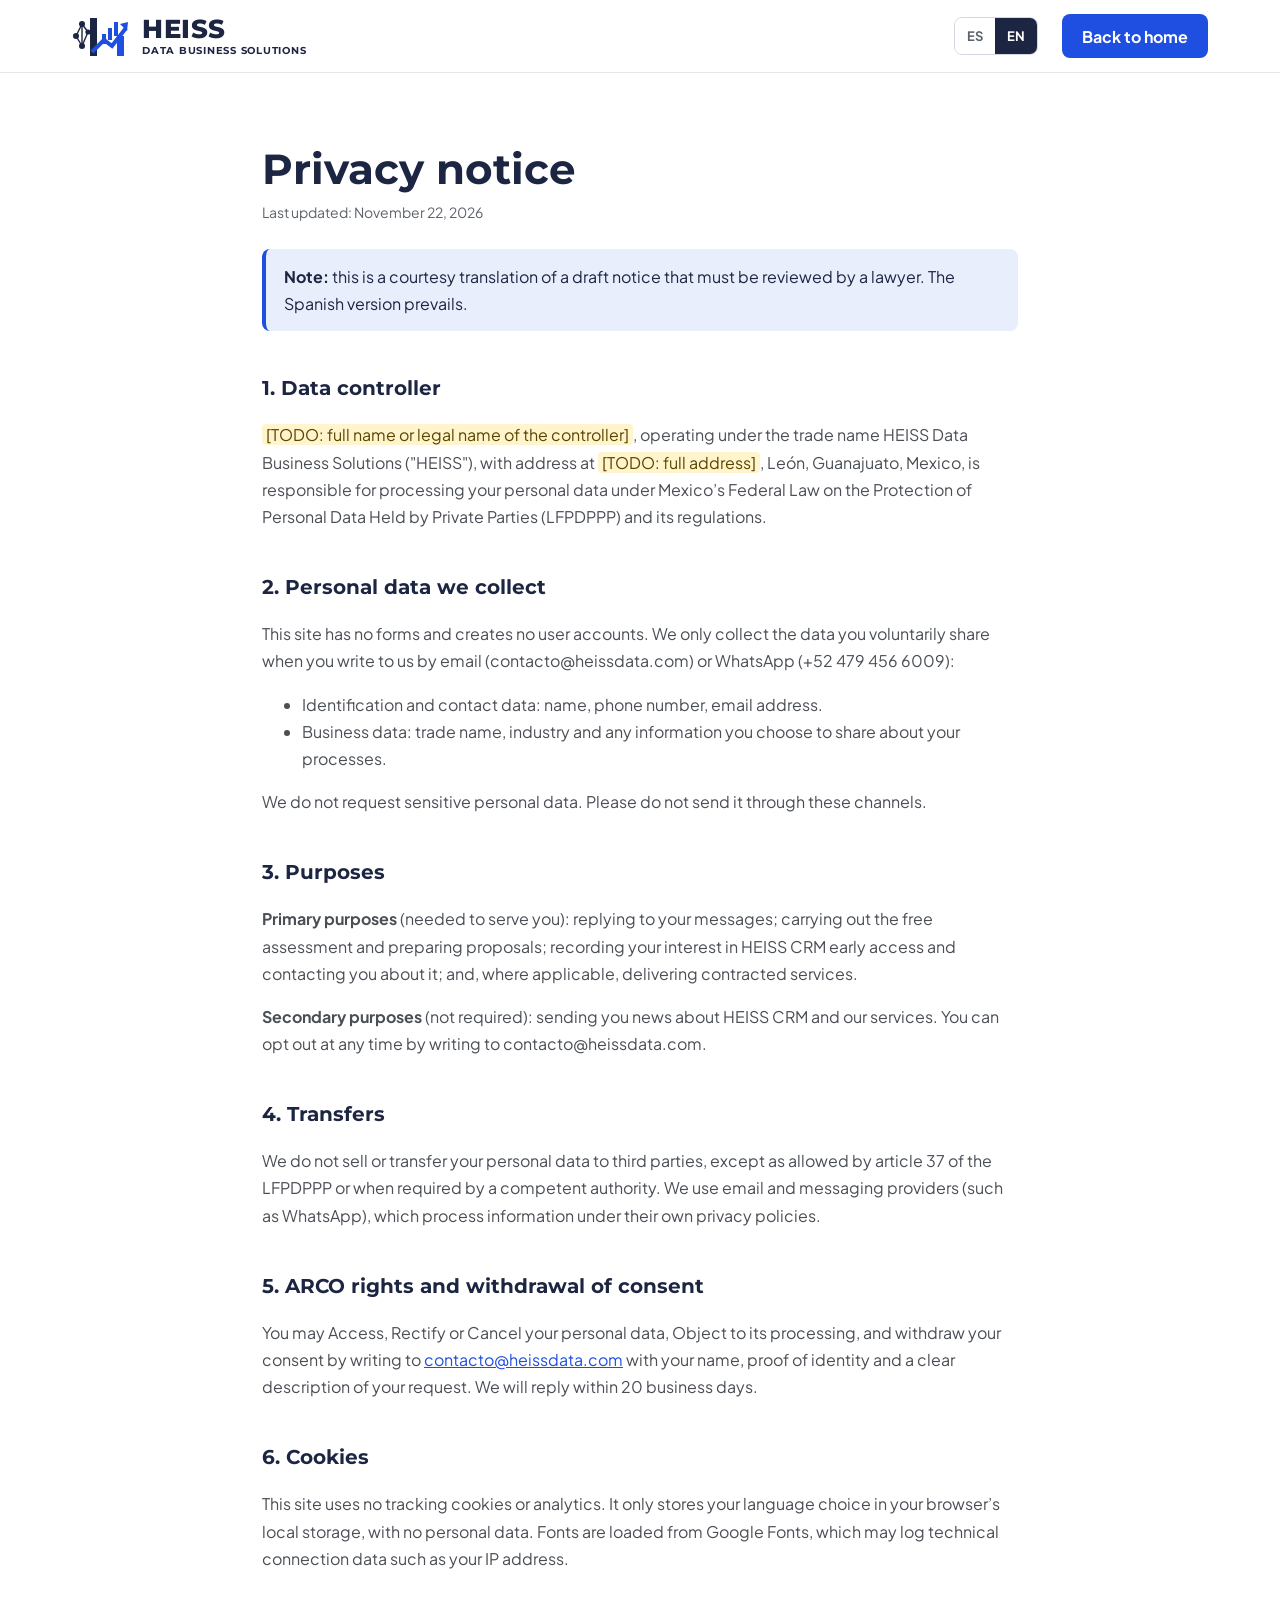
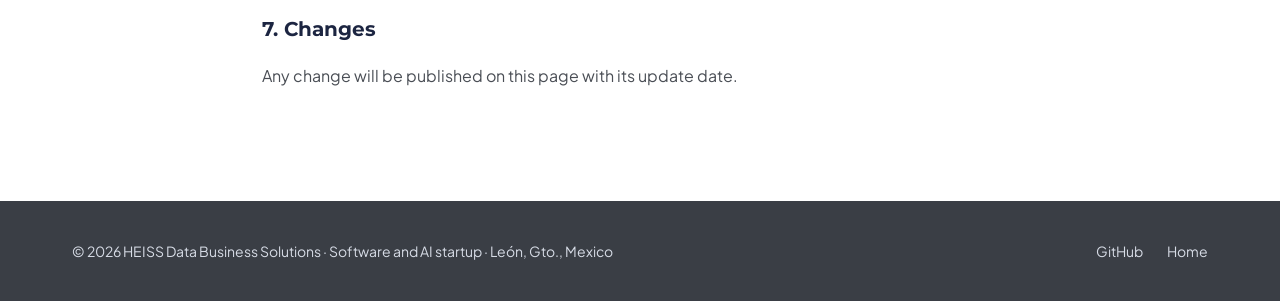
<file: aviso-de-privacidad.html>
<!doctype html>
<html lang="es">
<head>
<meta charset="utf-8">
<meta name="viewport" content="width=device-width, initial-scale=1">
<title data-i18n="meta.title">Aviso de privacidad — HEISS Data Business Solutions</title>
<meta name="description" data-i18n-attr="content:meta.description" content="Aviso de privacidad de HEISS Data Business Solutions conforme a la Ley Federal de Protección de Datos Personales en Posesión de los Particulares.">
<meta name="theme-color" content="#1C2541">
<link rel="canonical" href="https://heissdata.com/aviso-de-privacidad">
<link rel="alternate" hreflang="es" href="https://heissdata.com/aviso-de-privacidad">
<link rel="alternate" hreflang="en" href="https://heissdata.com/aviso-de-privacidad?lang=en">
<meta property="og:type" content="website">
<meta property="og:title" content="Aviso de privacidad — HEISS Data Business Solutions">
<meta property="og:image" content="https://heissdata.com/assets/og-image.png">
<meta property="og:locale" content="es_MX">
<link rel="icon" href="assets/favicon.svg" type="image/svg+xml">
<link rel="icon" href="assets/favicon-32.png" sizes="32x32" type="image/png">
<link rel="apple-touch-icon" href="assets/apple-touch-icon.png">
<link rel="preconnect" href="https://fonts.googleapis.com">
<link rel="preconnect" href="https://fonts.gstatic.com" crossorigin>
<link href="https://fonts.googleapis.com/css2?family=Montserrat:wght@600;700;800&amp;family=Plus+Jakarta+Sans:wght@400;500;600;700&amp;display=swap" rel="stylesheet">
<link rel="stylesheet" href="css/styles.css">
<script>document.documentElement.classList.add('js');</script>
</head>
<body>
<a class="skip-link" href="#main" data-i18n="a11y.skip">Saltar al contenido</a>

<header class="site-header">
  <nav class="nav wrap" data-i18n-attr="aria-label:a11y.nav" aria-label="Principal">
    <a class="brand" href="./" data-i18n-attr="aria-label:a11y.home" aria-label="HEISS Data Business Solutions, inicio">
      <img src="assets/logo.svg" width="56" height="44" alt="">
      <span class="brand-text">
        <span class="brand-name">HEISS</span>
        <span class="brand-sub">DATA BUSINESS SOLUTIONS</span>
      </span>
    </a>
    <div class="nav-right">
      <div class="lang-switch" role="group" data-i18n-attr="aria-label:a11y.lang" aria-label="Idioma">
        <button type="button" data-lang="es" aria-pressed="true" lang="es"><span aria-hidden="true">ES</span><span class="visually-hidden">Español</span></button>
        <button type="button" data-lang="en" aria-pressed="false" lang="en"><span aria-hidden="true">EN</span><span class="visually-hidden">English</span></button>
      </div>
      <a class="btn btn-primary btn-sm" href="./" data-i18n="legal.back">Volver al inicio</a>
    </div>
  </nav>
</header>

<main id="main" class="legal">
  <article data-lang-block="es" lang="es">
    <h1>Aviso de privacidad</h1>
    <p class="updated">Última actualización: 22 de noviembre de 2026</p>
    <p class="notice"><strong>Nota:</strong> este aviso es un borrador y debe revisarlo un abogado antes de considerarse definitivo.</p>

    <h2>1. Identidad y domicilio del responsable</h2>
    <p><span class="todo">[TODO: nombre completo o razón social del responsable]</span>, que opera con el nombre comercial HEISS Data Business Solutions (en adelante, «HEISS»), con domicilio en <span class="todo">[TODO: domicilio completo]</span>, León, Guanajuato, México, es responsable del tratamiento de sus datos personales conforme a la Ley Federal de Protección de Datos Personales en Posesión de los Particulares (LFPDPPP), su Reglamento y demás normativa aplicable.</p>

    <h2>2. Datos personales que recabamos</h2>
    <p>Este sitio no tiene formularios ni crea cuentas de usuario. Solo recabamos los datos que usted nos comparte voluntariamente al escribirnos por correo electrónico (contacto@heissdata.com) o por WhatsApp (+52 479 456 6009):</p>
    <ul>
      <li>Datos de identificación y contacto: nombre, número de teléfono, correo electrónico.</li>
      <li>Datos del negocio: nombre comercial, giro y la información que usted decida compartir sobre sus procesos.</li>
    </ul>
    <p>No solicitamos datos personales sensibles. Le pedimos no enviarlos por estos medios.</p>

    <h2>3. Finalidades del tratamiento</h2>
    <p><strong>Finalidades primarias</strong> (necesarias para atenderle):</p>
    <ul>
      <li>Responder sus mensajes y solicitudes de información.</li>
      <li>Realizar el diagnóstico gratuito y elaborar propuestas de servicio.</li>
      <li>Registrar su interés en el acceso anticipado a HEISS CRM y contactarle al respecto.</li>
      <li>En su caso, prestar los servicios contratados y dar seguimiento.</li>
    </ul>
    <p><strong>Finalidades secundarias</strong> (no necesarias): enviarle información sobre novedades de HEISS CRM y de nuestros servicios. Si no desea que sus datos se usen para esta finalidad, puede indicarlo en cualquier momento escribiendo a contacto@heissdata.com.</p>

    <h2>4. Transferencias</h2>
    <p>No vendemos ni transferimos sus datos personales a terceros, salvo en los casos previstos en el artículo 37 de la LFPDPPP o por requerimiento de autoridad competente. Para comunicarnos utilizamos proveedores de correo electrónico y mensajería (por ejemplo, WhatsApp), que tratan la información conforme a sus propias políticas de privacidad.</p>

    <h2>5. Derechos ARCO y revocación del consentimiento</h2>
    <p>Usted tiene derecho a Acceder, Rectificar y Cancelar sus datos personales, así como a Oponerse a su tratamiento (derechos ARCO), y a revocar el consentimiento otorgado. Para ejercerlos, envíe una solicitud a <a href="mailto:contacto@heissdata.com">contacto@heissdata.com</a> con:</p>
    <ul>
      <li>Su nombre y un medio para comunicarle la respuesta.</li>
      <li>Documentos que acrediten su identidad o, en su caso, la de su representante.</li>
      <li>La descripción clara de los datos y del derecho que desea ejercer.</li>
    </ul>
    <p>Le responderemos en un plazo máximo de 20 días hábiles y, si resulta procedente, la haremos efectiva dentro de los 15 días hábiles siguientes.</p>

    <h2>6. Limitación del uso o divulgación</h2>
    <p>Puede limitar el uso o divulgación de sus datos escribiendo al mismo correo. También puede inscribirse en el Registro Público para Evitar Publicidad (REPEP) de la PROFECO.</p>

    <h2>7. Cookies y tecnologías similares</h2>
    <p>Este sitio no utiliza cookies de rastreo ni herramientas de analítica. Solo guarda en su navegador (almacenamiento local) el idioma que usted elige, sin datos personales. Las tipografías se cargan desde Google Fonts, que puede registrar datos técnicos de la conexión, como la dirección IP.</p>

    <h2>8. Cambios a este aviso</h2>
    <p>Cualquier modificación se publicará en esta misma página, indicando la fecha de la última actualización.</p>

    <h2>9. Autoridad</h2>
    <p>Si considera que su derecho a la protección de datos personales ha sido vulnerado, puede acudir a la autoridad competente en materia de protección de datos personales en México.</p>
  </article>

  <article data-lang-block="en" lang="en" hidden>
    <h1>Privacy notice</h1>
    <p class="updated">Last updated: November 22, 2026</p>
    <p class="notice"><strong>Note:</strong> this is a courtesy translation of a draft notice that must be reviewed by a lawyer. The Spanish version prevails.</p>

    <h2>1. Data controller</h2>
    <p><span class="todo">[TODO: full name or legal name of the controller]</span>, operating under the trade name HEISS Data Business Solutions ("HEISS"), with address at <span class="todo">[TODO: full address]</span>, León, Guanajuato, Mexico, is responsible for processing your personal data under Mexico’s Federal Law on the Protection of Personal Data Held by Private Parties (LFPDPPP) and its regulations.</p>

    <h2>2. Personal data we collect</h2>
    <p>This site has no forms and creates no user accounts. We only collect the data you voluntarily share when you write to us by email (contacto@heissdata.com) or WhatsApp (+52 479 456 6009):</p>
    <ul>
      <li>Identification and contact data: name, phone number, email address.</li>
      <li>Business data: trade name, industry and any information you choose to share about your processes.</li>
    </ul>
    <p>We do not request sensitive personal data. Please do not send it through these channels.</p>

    <h2>3. Purposes</h2>
    <p><strong>Primary purposes</strong> (needed to serve you): replying to your messages; carrying out the free assessment and preparing proposals; recording your interest in HEISS CRM early access and contacting you about it; and, where applicable, delivering contracted services.</p>
    <p><strong>Secondary purposes</strong> (not required): sending you news about HEISS CRM and our services. You can opt out at any time by writing to contacto@heissdata.com.</p>

    <h2>4. Transfers</h2>
    <p>We do not sell or transfer your personal data to third parties, except as allowed by article 37 of the LFPDPPP or when required by a competent authority. We use email and messaging providers (such as WhatsApp), which process information under their own privacy policies.</p>

    <h2>5. ARCO rights and withdrawal of consent</h2>
    <p>You may Access, Rectify or Cancel your personal data, Object to its processing, and withdraw your consent by writing to <a href="mailto:contacto@heissdata.com">contacto@heissdata.com</a> with your name, proof of identity and a clear description of your request. We will reply within 20 business days.</p>

    <h2>6. Cookies</h2>
    <p>This site uses no tracking cookies or analytics. It only stores your language choice in your browser’s local storage, with no personal data. Fonts are loaded from Google Fonts, which may log technical connection data such as your IP address.</p>

    <h2>7. Changes</h2>
    <p>Any change will be published on this page with its update date.</p>
  </article>
</main>

<footer class="site-footer">
  <div class="wrap">
    <span data-i18n="footer.copy">© 2026 HEISS Data Business Solutions · Startup de software e IA · León, Gto., México</span>
    <nav class="footer-links" data-i18n-attr="aria-label:a11y.footer" aria-label="Enlaces del pie">
      <a href="https://github.com/heissdteja-alt" rel="noopener">GitHub</a>
      <a href="./" data-i18n="legal.home">Inicio</a>
    </nav>
  </div>
</footer>
<script src="js/main.js"></script>
</body>
</html>
</file>
<file: css/styles.css>
/* HEISS Data Business Solutions — styles (replica of the approved reference design) */
:root {
  --navy: #1C2541;
  --navy-2: #2B3550;
  --blue: #1F4FE0;
  --blue-soft: #E8EEFC;
  --blue-light: #6E92FF;
  --blue-num: #8FAAFF;
  --node: #8FA8E8;
  --graphite: #4A4E55;
  --graphite-dark: #3A3E45;
  --muted: #5E636B;
  --gray: #ECEEF1;
  --gray-bar: #D3D8E0;
  --border: #E4E7EC;
  --on-dark: #C8D0DF;
  --on-dark-2: #D7DCE6;
  --white: #FFFFFF;
  --font-head: 'Montserrat', system-ui, sans-serif;
  --font-body: 'Plus Jakarta Sans', system-ui, sans-serif;
  --wrap: 1200px;
  --gutter: 32px;
}

*, *::before, *::after { box-sizing: border-box; }
html { scroll-behavior: smooth; scroll-padding-top: 88px; }
body {
  margin: 0;
  font-family: var(--font-body);
  color: var(--navy);
  background: var(--white);
  -webkit-font-smoothing: antialiased;
  overflow-x: hidden;
}
h1, h2, h3 { font-family: var(--font-head); }
a { color: var(--navy); text-decoration: none; }
a:hover { color: var(--blue); }
img, svg { max-width: 100%; }
:focus-visible { outline: 3px solid var(--blue); outline-offset: 3px; border-radius: 4px; }
.on-dark :focus-visible, .hero :focus-visible, .cta :focus-visible, .product-card :focus-visible { outline-color: #FFFFFF; }

.skip-link {
  position: absolute; left: 16px; top: -60px; z-index: 100;
  background: var(--blue); color: #fff; padding: 12px 16px; border-radius: 8px; font-weight: 700;
}
.skip-link:focus { top: 12px; color: #fff; }
.visually-hidden {
  position: absolute !important; width: 1px; height: 1px; padding: 0; margin: -1px;
  overflow: hidden; clip: rect(0 0 0 0); white-space: nowrap; border: 0;
}

.wrap { max-width: var(--wrap); margin: 0 auto; padding-left: var(--gutter); padding-right: var(--gutter); }

/* ---------- Top bar ---------- */
.topbar { background: var(--navy); color: var(--on-dark-2); font-size: 13px; }
.topbar .wrap { padding-top: 10px; padding-bottom: 10px; display: flex; flex-wrap: wrap; justify-content: space-between; gap: 8px 24px; }
.topbar strong { color: #fff; }
.topbar a { color: var(--on-dark-2); }
.topbar a:hover { color: #fff; text-decoration: underline; }

/* ---------- Header / nav ---------- */
.site-header { position: sticky; top: 0; z-index: 50; background: #fff; border-bottom: 1px solid var(--border); }
.nav { padding-top: 14px; padding-bottom: 14px; display: flex; flex-wrap: wrap; align-items: center; justify-content: space-between; gap: 16px; }
.brand { display: flex; align-items: center; gap: 14px; }
.brand-text { display: flex; flex-direction: column; line-height: 1; }
.brand-name { font-family: var(--font-head); font-weight: 800; font-size: 26px; letter-spacing: 0.02em; }
.brand-sub { font-family: var(--font-head); font-weight: 700; font-size: 9.5px; letter-spacing: 0.08em; margin-top: 4px; }
.nav-right { display: flex; align-items: center; gap: 16px; }
.nav-links { display: flex; flex-wrap: wrap; align-items: center; gap: 24px; font-size: 15px; font-weight: 600; }
.nav-links a { min-height: 44px; display: inline-flex; align-items: center; }
.lang-switch { display: flex; border: 1px solid var(--gray-bar); border-radius: 8px; overflow: hidden; font-size: 13px; font-weight: 700; }
.lang-switch button {
  min-height: 36px; min-width: 40px; padding: 0 12px; border: 0; background: #fff; color: var(--muted);
  font: inherit; cursor: pointer;
}
.lang-switch button[aria-pressed="true"] { background: var(--navy); color: #fff; }
.lang-switch button:focus-visible { outline-offset: -3px; }
.menu-toggle {
  display: none; align-items: center; justify-content: center; width: 44px; height: 44px;
  border: 1px solid var(--gray-bar); border-radius: 8px; background: #fff; color: var(--navy); cursor: pointer;
}

/* ---------- Buttons ---------- */
.btn {
  display: inline-flex; align-items: center; justify-content: center; gap: 10px;
  border-radius: 8px; font-weight: 700; text-align: center; transition: transform .15s ease, background-color .15s ease, box-shadow .15s ease;
}
.btn:hover { transform: translateY(-1px); }
.btn-primary { background: var(--blue); color: #fff; }
.btn-primary:hover { background: #1A43C2; color: #fff; }
.btn-sm { min-height: 44px; padding: 0 20px; }
.btn-lg { min-height: 56px; padding: 0 28px; font-size: 16px; }
.btn-hero { box-shadow: 0 12px 24px -10px rgba(31,79,224,0.7); }
.btn-white { background: #fff; color: var(--navy); min-height: 52px; padding: 0 26px; }
.btn-white:hover { color: var(--blue); }
.btn-ghost { border: 2px solid rgba(255,255,255,0.45); color: #fff; min-height: 52px; padding: 0 26px; }
.btn-ghost:hover { color: #fff; border-color: #fff; }
.link-arrow { display: inline-flex; align-items: center; gap: 8px; min-height: 56px; color: #fff; font-weight: 600; font-size: 16px; }
.link-arrow:hover { color: #fff; text-decoration: underline; text-underline-offset: 4px; }

/* ---------- Hero ---------- */
.hero { position: relative; overflow: hidden; background: var(--navy); color: #fff; }
.hero-nodes { position: absolute; left: -140px; top: -60px; opacity: 0.16; pointer-events: none; }
.hero-inner { position: relative; padding-top: 96px; padding-bottom: 150px; display: flex; flex-wrap: wrap; align-items: center; gap: 56px; }
.hero-copy { flex: 1 1 520px; min-width: 0; display: flex; flex-direction: column; gap: 24px; }
.pill {
  align-self: flex-start; display: inline-flex; align-items: center; gap: 8px; padding: 8px 14px; border-radius: 999px;
  background: rgba(31,79,224,0.25); border: 1px solid rgba(143,168,232,0.4); font-size: 14px; font-weight: 600; color: #E3E9F8;
}
.hero h1 { margin: 0; font-size: clamp(40px, 5.6vw, 68px); line-height: 1.06; font-weight: 800; letter-spacing: -0.01em; }
.hero h1 .accent { color: var(--blue-light); }
.hero-lead { margin: 0; max-width: 540px; font-size: 19px; line-height: 1.6; color: var(--on-dark); }
.hero-actions { display: flex; flex-wrap: wrap; align-items: center; gap: 20px; padding-top: 8px; }

.dash-wrap { flex: 1 1 400px; min-width: 0; position: relative; }
.dash {
  background: #fff; color: var(--navy); border-radius: 16px; padding: 28px;
  box-shadow: 0 30px 60px -20px rgba(0,0,0,0.55); display: flex; flex-direction: column; gap: 22px;
}
.dash-head { display: flex; justify-content: space-between; align-items: center; gap: 12px; }
.dash-title { font-family: var(--font-head); font-weight: 700; font-size: 17px; }
.badge-up {
  display: inline-flex; align-items: center; gap: 6px; font-size: 12px; font-weight: 700; color: var(--blue);
  padding: 6px 10px; background: var(--blue-soft); border-radius: 6px; white-space: nowrap;
}
.bars { position: relative; display: flex; align-items: flex-end; gap: 14px; height: 160px; padding-bottom: 4px; border-bottom: 1px solid var(--border); }
.bar { flex: 1; display: flex; flex-direction: column; align-items: center; gap: 8px; }
.bar i { display: block; width: 100%; border-radius: 4px 4px 0 0; background: var(--gray-bar); }
.bar span { font-size: 12px; color: var(--muted); }
.bar.b4 i, .bar.b5 i { background: var(--navy); }
.bar.b6 i { background: var(--blue); }
.bars-line { position: absolute; left: 0; top: 0; width: 100%; height: 130px; }
.checklist { margin: 0; padding: 0; list-style: none; display: flex; flex-direction: column; gap: 12px; font-size: 15px; }
.checklist li { display: flex; align-items: center; gap: 12px; }
.check {
  flex: none; width: 24px; height: 24px; border-radius: 50%; background: var(--blue-soft); color: var(--blue);
  display: inline-flex; align-items: center; justify-content: center;
}
.float-badge {
  position: absolute; left: -24px; bottom: -28px; background: var(--blue); color: #fff; border-radius: 12px; padding: 14px 18px;
  display: flex; align-items: center; gap: 10px; font-size: 14px; font-weight: 700; box-shadow: 0 16px 30px -12px rgba(0,0,0,0.45);
}

/* ---------- Benefit tiles ---------- */
.tiles-section { margin-top: -80px; position: relative; }
.tiles { display: flex; flex-wrap: wrap; border-radius: 16px; overflow: hidden; box-shadow: 0 24px 48px -24px rgba(28,37,65,0.4); }
.tile { flex: 1 1 300px; min-width: 0; padding: 44px 40px; display: flex; flex-direction: column; gap: 16px; }
.tile h2 { margin: 0; font-size: 24px; font-weight: 700; }
.tile p { margin: 0; font-size: 16px; line-height: 1.6; }
.tile-icon { width: 64px; height: 64px; border-radius: 50%; display: inline-flex; align-items: center; justify-content: center; }
.tile-rule { width: 32px; height: 3px; background: #fff; }
.tile-1 { background: var(--navy-2); color: #fff; }
.tile-1 .tile-icon { background: rgba(255,255,255,0.12); }
.tile-1 p { color: var(--on-dark-2); }
.tile-2 { background: var(--blue); color: #fff; }
.tile-2 .tile-icon { background: rgba(255,255,255,0.16); }
.tile-3 { background: var(--gray); }
.tile-3 .tile-icon { background: #fff; }
.tile-3 .tile-rule { background: var(--navy); }
.tile-3 p { color: var(--graphite); }
.tile-link {
  margin-top: auto; color: var(--blue); font-weight: 700; text-decoration: underline; text-underline-offset: 4px;
  min-height: 44px; display: inline-flex; align-items: center; align-self: flex-start;
}

/* ---------- Product (HEISS CRM) ---------- */
.product { padding-top: 110px; padding-bottom: 20px; }
.product-card {
  position: relative; overflow: hidden; border-radius: 24px; background: var(--navy); color: #fff;
  padding: 64px 56px; display: flex; flex-direction: column; gap: 48px;
}
.product-bars { position: absolute; right: -50px; top: -40px; opacity: 0.12; pointer-events: none; }
.product-top { position: relative; display: flex; flex-wrap: wrap; gap: 48px; align-items: center; }
.product-copy { flex: 1 1 460px; min-width: 0; display: flex; flex-direction: column; gap: 20px; }
.tag-blue { align-self: flex-start; padding: 6px 12px; border-radius: 999px; background: var(--blue); font-size: 13px; font-weight: 700; letter-spacing: 0.04em; }
.product h2 { margin: 0; font-size: clamp(32px, 4.2vw, 50px); line-height: 1.1; font-weight: 800; }
.product-lead { margin: 0; max-width: 520px; font-size: 18px; line-height: 1.6; color: var(--on-dark); }
.product-actions { display: flex; flex-wrap: wrap; gap: 14px; padding-top: 4px; }

.crm {
  flex: 1 1 440px; min-width: 0; background: #fff; color: var(--navy); border-radius: 16px; padding: 22px;
  display: flex; flex-direction: column; gap: 16px; box-shadow: 0 30px 60px -24px rgba(0,0,0,0.6);
}
.crm-head { display: flex; justify-content: space-between; align-items: center; gap: 12px; }
.crm-head strong { font-family: var(--font-head); font-weight: 800; font-size: 15px; }
.crm-head span { font-size: 12px; font-weight: 600; color: var(--muted); }
.kanban { display: flex; gap: 10px; }
.col { flex: 1; min-width: 0; background: var(--gray); border-radius: 10px; padding: 10px; display: flex; flex-direction: column; gap: 8px; }
.col-title { font-size: 12px; font-weight: 700; color: var(--graphite); }
.card-item { background: #fff; border-radius: 6px; padding: 8px; font-size: 12px; overflow-wrap: anywhere; }
.card-item.hl { border-left: 3px solid var(--blue); }
.card-item.won { background: var(--blue-soft); color: var(--blue); font-weight: 700; display: inline-flex; align-items: center; gap: 6px; }
.chat { border: 1px solid var(--border); border-radius: 12px; padding: 14px; display: flex; flex-direction: column; gap: 10px; font-size: 13px; }
.msg-in { align-self: flex-end; max-width: 80%; background: var(--gray); border-radius: 12px 12px 2px 12px; padding: 8px 12px; }
.msg-out { align-self: flex-start; max-width: 85%; background: var(--blue); color: #fff; border-radius: 12px 12px 12px 2px; padding: 8px 12px; }
.msg-meta { align-self: flex-start; font-size: 11px; color: var(--muted); }

.features { position: relative; margin: 0; padding: 0; list-style: none; display: flex; flex-wrap: wrap; gap: 16px; }
.features li {
  flex: 1 1 230px; min-width: 0; padding: 22px; background: rgba(255,255,255,0.07); border: 1px solid rgba(255,255,255,0.14);
  border-radius: 14px; display: flex; flex-direction: column; gap: 8px;
}
.features strong { color: var(--blue-num); font-family: var(--font-head); }
.features .f-title { font-size: 17px; font-weight: 700; }
.features .f-text { font-size: 14px; color: var(--on-dark); }
.product-foot {
  position: relative; display: flex; flex-wrap: wrap; justify-content: space-between; gap: 12px 24px; padding-top: 24px;
  border-top: 1px solid rgba(255,255,255,0.14); font-size: 14px; color: var(--on-dark);
}
.product-foot strong { color: #fff; }

/* ---------- Section headings ---------- */
.section { padding-top: 120px; padding-bottom: 40px; display: flex; flex-direction: column; align-items: center; gap: 56px; }
.section-head { display: flex; flex-direction: column; align-items: center; gap: 18px; text-align: center; }
.eyebrow { font-size: 14px; font-weight: 700; letter-spacing: 0.08em; color: var(--blue); text-transform: uppercase; }
.section-head h2 { margin: 0; font-size: clamp(30px, 4vw, 44px); font-weight: 800; }
.rule { width: 56px; height: 4px; border-radius: 2px; background: var(--blue); }
.section-head p { margin: 0; max-width: 640px; font-size: 18px; line-height: 1.6; color: var(--muted); }

/* ---------- Solutions ---------- */
.grid-4 { width: 100%; display: flex; flex-wrap: wrap; gap: 24px; }
.sol {
  flex: 1 1 250px; min-width: 0; padding: 32px; border: 1px solid var(--border); border-radius: 14px;
  display: flex; flex-direction: column; gap: 14px; background: #fff; transition: box-shadow .2s ease, transform .2s ease;
}
.sol:hover { box-shadow: 0 18px 36px -24px rgba(28,37,65,0.45); transform: translateY(-2px); }
.sol-icon { width: 56px; height: 56px; border-radius: 12px; background: var(--navy); display: inline-flex; align-items: center; justify-content: center; }
.sol h3 { margin: 0; font-size: 19px; font-weight: 700; }
.sol p { margin: 0; font-size: 15px; line-height: 1.6; color: var(--muted); }
.sol-tag { margin-top: auto; font-size: 13px; font-weight: 700; color: var(--blue); }

/* ---------- Objections band ---------- */
.band { background: var(--gray); margin-top: 80px; }
.band-inner { padding-top: 100px; padding-bottom: 100px; display: flex; flex-wrap: wrap; gap: 56px; align-items: center; }
.band-copy { flex: 1 1 380px; min-width: 0; display: flex; flex-direction: column; gap: 18px; }
.band-copy h2 { margin: 0; font-size: clamp(28px, 3.4vw, 40px); font-weight: 800; line-height: 1.15; }
.band-copy h2 .accent { color: var(--blue); }
.band-copy p { margin: 0; font-size: 17px; line-height: 1.6; color: var(--graphite); }
.objections { flex: 1 1 520px; min-width: 0; display: flex; flex-direction: column; gap: 14px; margin: 0; padding: 0; list-style: none; }
.objections li { background: #fff; border-radius: 12px; padding: 22px 26px; display: flex; flex-wrap: wrap; gap: 8px 24px; align-items: center; }
.objections .q { flex: 1 1 220px; color: var(--muted); font-size: 16px; }
.objections .a { flex: 1 1 220px; font-weight: 700; font-size: 16px; }

/* ---------- Projects ---------- */
.projects { width: 100%; display: flex; flex-wrap: wrap; gap: 24px; }
.project { flex: 1 1 480px; min-width: 0; border: 1px solid var(--border); border-radius: 14px; overflow: hidden; display: flex; flex-direction: column; background: #fff; }
.project-strip { height: 6px; background: var(--navy); }
.project.accent-blue .project-strip { background: var(--blue); }
.project-body { padding: 32px; display: flex; flex-direction: column; gap: 14px; flex: 1; }
.project-cat { font-size: 13px; font-weight: 700; color: var(--navy); text-transform: uppercase; }
.project.accent-blue .project-cat { color: var(--blue); }
.project h3 { margin: 0; font-size: 21px; font-weight: 700; }
.project p { margin: 0; font-size: 15px; line-height: 1.6; color: var(--muted); }
.project p strong { color: var(--navy); }
.chips { display: flex; flex-wrap: wrap; gap: 8px; font-size: 13px; font-weight: 600; color: var(--graphite); margin: 0; padding: 0; list-style: none; }
.chips li { padding: 6px 12px; background: var(--gray); border-radius: 999px; }
.project-link { margin-top: auto; min-height: 44px; display: inline-flex; align-items: center; font-weight: 700; color: var(--blue); align-self: flex-start; }
.project-link:hover { text-decoration: underline; text-underline-offset: 4px; }
.project-note { margin-top: auto; min-height: 44px; display: inline-flex; align-items: center; color: var(--muted); }

/* ---------- Process ---------- */
.steps { width: 100%; margin: 0; padding: 0; list-style: none; display: flex; flex-wrap: wrap; gap: 24px; }
.steps li { flex: 1 1 240px; min-width: 0; display: flex; flex-direction: column; align-items: center; text-align: center; gap: 12px; }
.step-num {
  width: 64px; height: 64px; border-radius: 50%; background: var(--navy); color: #fff; display: inline-flex; align-items: center;
  justify-content: center; font-family: var(--font-head); font-size: 22px; font-weight: 800;
}
.steps li:first-child .step-num { background: var(--blue); }
.step-title { font-size: 19px; font-weight: 700; }
.step-text { font-size: 15px; color: var(--muted); }

/* ---------- About ---------- */
.about { padding-top: 120px; padding-bottom: 40px; display: flex; flex-wrap: wrap; gap: 56px; align-items: center; }
.about-body { flex: 1 1 460px; min-width: 0; max-width: 820px; display: flex; flex-direction: column; gap: 16px; }
.about h2 { margin: 0; font-size: clamp(28px, 3.4vw, 38px); font-weight: 800; }
.about-text { margin: 0; font-size: 17px; line-height: 1.7; color: var(--graphite); }
.facts { display: flex; flex-wrap: wrap; gap: 12px; margin: 0; padding: 0; list-style: none; }
.facts li { padding: 10px 14px; background: var(--gray); border-radius: 10px; font-size: 14px; }
.founder { display: flex; flex-direction: column; gap: 6px; padding-top: 8px; border-top: 1px solid var(--border); }
.founder-name { font-family: var(--font-head); font-size: 18px; font-weight: 800; padding-top: 12px; margin: 0; }
.founder-bio { margin: 0; font-size: 15px; line-height: 1.6; color: var(--muted); }
.about-links { display: flex; flex-wrap: wrap; gap: 20px; font-weight: 700; }
.about-links a { min-height: 44px; display: inline-flex; align-items: center; color: var(--blue); }
.about-links a:hover { text-decoration: underline; text-underline-offset: 4px; }

/* ---------- CTA ---------- */
.cta { position: relative; overflow: hidden; margin-top: 100px; background: var(--navy); color: #fff; }
.cta-nodes { position: absolute; right: -120px; top: -80px; opacity: 0.14; pointer-events: none; }
.cta-inner { position: relative; max-width: 1000px; margin: 0 auto; padding: 100px var(--gutter); display: flex; flex-direction: column; align-items: center; text-align: center; gap: 24px; }
.cta h2 { margin: 0; font-size: clamp(30px, 4.4vw, 52px); line-height: 1.12; font-weight: 800; }
.cta p { margin: 0; font-size: 19px; color: var(--on-dark); }
.cta-actions { display: flex; flex-wrap: wrap; justify-content: center; gap: 14px; padding-top: 8px; }
.cta .btn { min-height: 56px; padding: 0 30px; font-size: 17px; }
.cta .btn-outline { border: 2px solid rgba(255,255,255,0.5); color: #fff; overflow-wrap: anywhere; }
.cta .btn-outline:hover { border-color: #fff; color: #fff; }

/* ---------- Footer ---------- */
.site-footer { background: var(--graphite-dark); color: var(--on-dark-2); }
.site-footer .wrap { padding-top: 28px; padding-bottom: 28px; display: flex; flex-wrap: wrap; justify-content: space-between; align-items: center; gap: 16px; font-size: 14px; }
.footer-links { display: flex; flex-wrap: wrap; gap: 8px 24px; }
.site-footer a { color: var(--on-dark-2); min-height: 44px; display: inline-flex; align-items: center; }
.site-footer a:hover { color: #fff; text-decoration: underline; }

/* ---------- Legal page ---------- */
.legal { max-width: 820px; margin: 0 auto; padding: 72px var(--gutter) 96px; line-height: 1.7; color: var(--graphite); }
.legal h1 { color: var(--navy); font-size: clamp(30px, 4vw, 42px); line-height: 1.15; margin: 0 0 8px; }
.legal h2 { color: var(--navy); font-size: 20px; margin: 40px 0 8px; }
.legal .updated { color: var(--muted); font-size: 14px; margin: 0 0 24px; }
.legal .notice { background: var(--blue-soft); border-left: 4px solid var(--blue); border-radius: 8px; padding: 14px 18px; color: var(--navy); }
.legal a { color: var(--blue); text-decoration: underline; }
.legal [hidden] { display: none; }
.todo { background: #FFF4CC; color: #5A4500; padding: 0 4px; border-radius: 4px; }

/* ---------- Reveal on scroll ---------- */
.js .reveal { opacity: 0; transform: translateY(18px); transition: opacity .6s ease, transform .6s ease; }
.js .reveal.is-visible { opacity: 1; transform: none; }
@media (prefers-reduced-motion: reduce) {
  html { scroll-behavior: auto; }
  .js .reveal { opacity: 1; transform: none; transition: none; }
  .btn, .sol { transition: none; }
  .btn:hover, .sol:hover { transform: none; }
}

/* ---------- Responsive ---------- */
@media (max-width: 1080px) {
  .menu-toggle { display: inline-flex; }
  .nav-links {
    display: none; order: 3; width: 100%; flex-direction: column; align-items: stretch; gap: 0;
    padding: 8px 0 4px; border-top: 1px solid var(--border);
  }
  .nav-links.is-open { display: flex; }
  .nav-links a { padding: 0 4px; border-bottom: 1px solid var(--border); }
  .nav-cta-mobile { margin-top: 12px; }
}
@media (min-width: 1081px) {
  .nav-cta-mobile { display: none !important; }
  .nav { gap: 16px 24px; }
  .nav-links { order: 1; margin-left: auto; }
  .nav-right { order: 2; gap: 24px; }
}
@media (max-width: 720px) {
  :root { --gutter: 16px; }
  .topbar .wrap { font-size: 12px; gap: 4px 16px; justify-content: flex-start; }
  .brand svg { width: 46px; height: 36px; }
  .brand-name { font-size: 22px; }
  .brand-sub { font-size: 8px; }
  .nav-right .btn-sm.nav-cta { display: none; }
  .nav { gap: 10px; flex-wrap: wrap; }
  .brand { gap: 10px; }
  .nav-right { gap: 8px; }
  .lang-switch button { min-width: 0; padding: 0 10px; }
  .hero-inner { padding-top: 56px; padding-bottom: 130px; gap: 48px; }
  .hero-lead { font-size: 17px; }
  .dash { padding: 20px 20px 56px; }
  .bars { gap: 8px; }
  .float-badge { left: 12px; right: 12px; bottom: -32px; font-size: 13px; }
  .tile { padding: 36px 28px; }
  .product { padding-top: 80px; }
  .product-card { padding: 40px 20px; border-radius: 18px; gap: 36px; }
  .kanban { flex-direction: column; }
  .section, .about { padding-top: 88px; gap: 40px; }
  .band-inner { padding-top: 72px; padding-bottom: 72px; gap: 36px; }
  .objections li { padding: 18px 20px; }
  .project-body, .sol { padding: 24px; }
  .cta-inner { padding-top: 72px; padding-bottom: 72px; }
  .cta .btn { width: 100%; }
}
</file>
